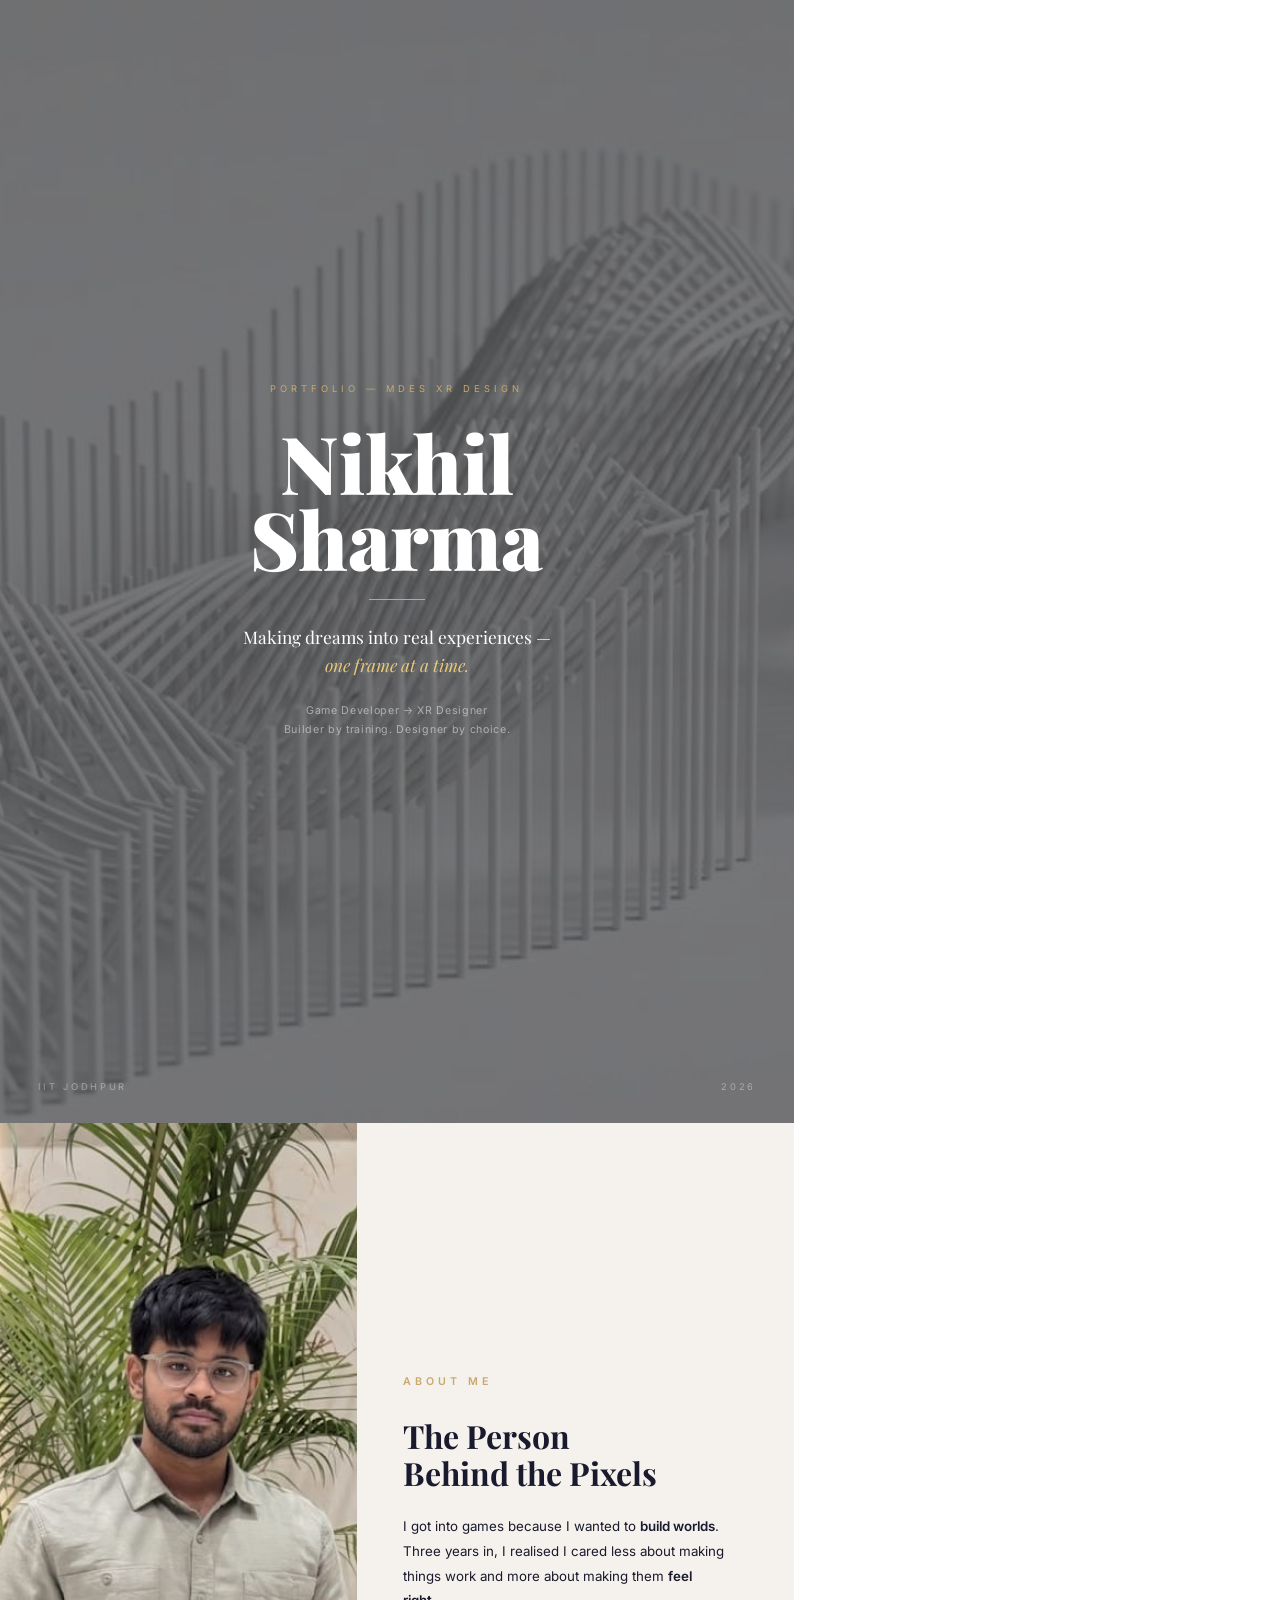
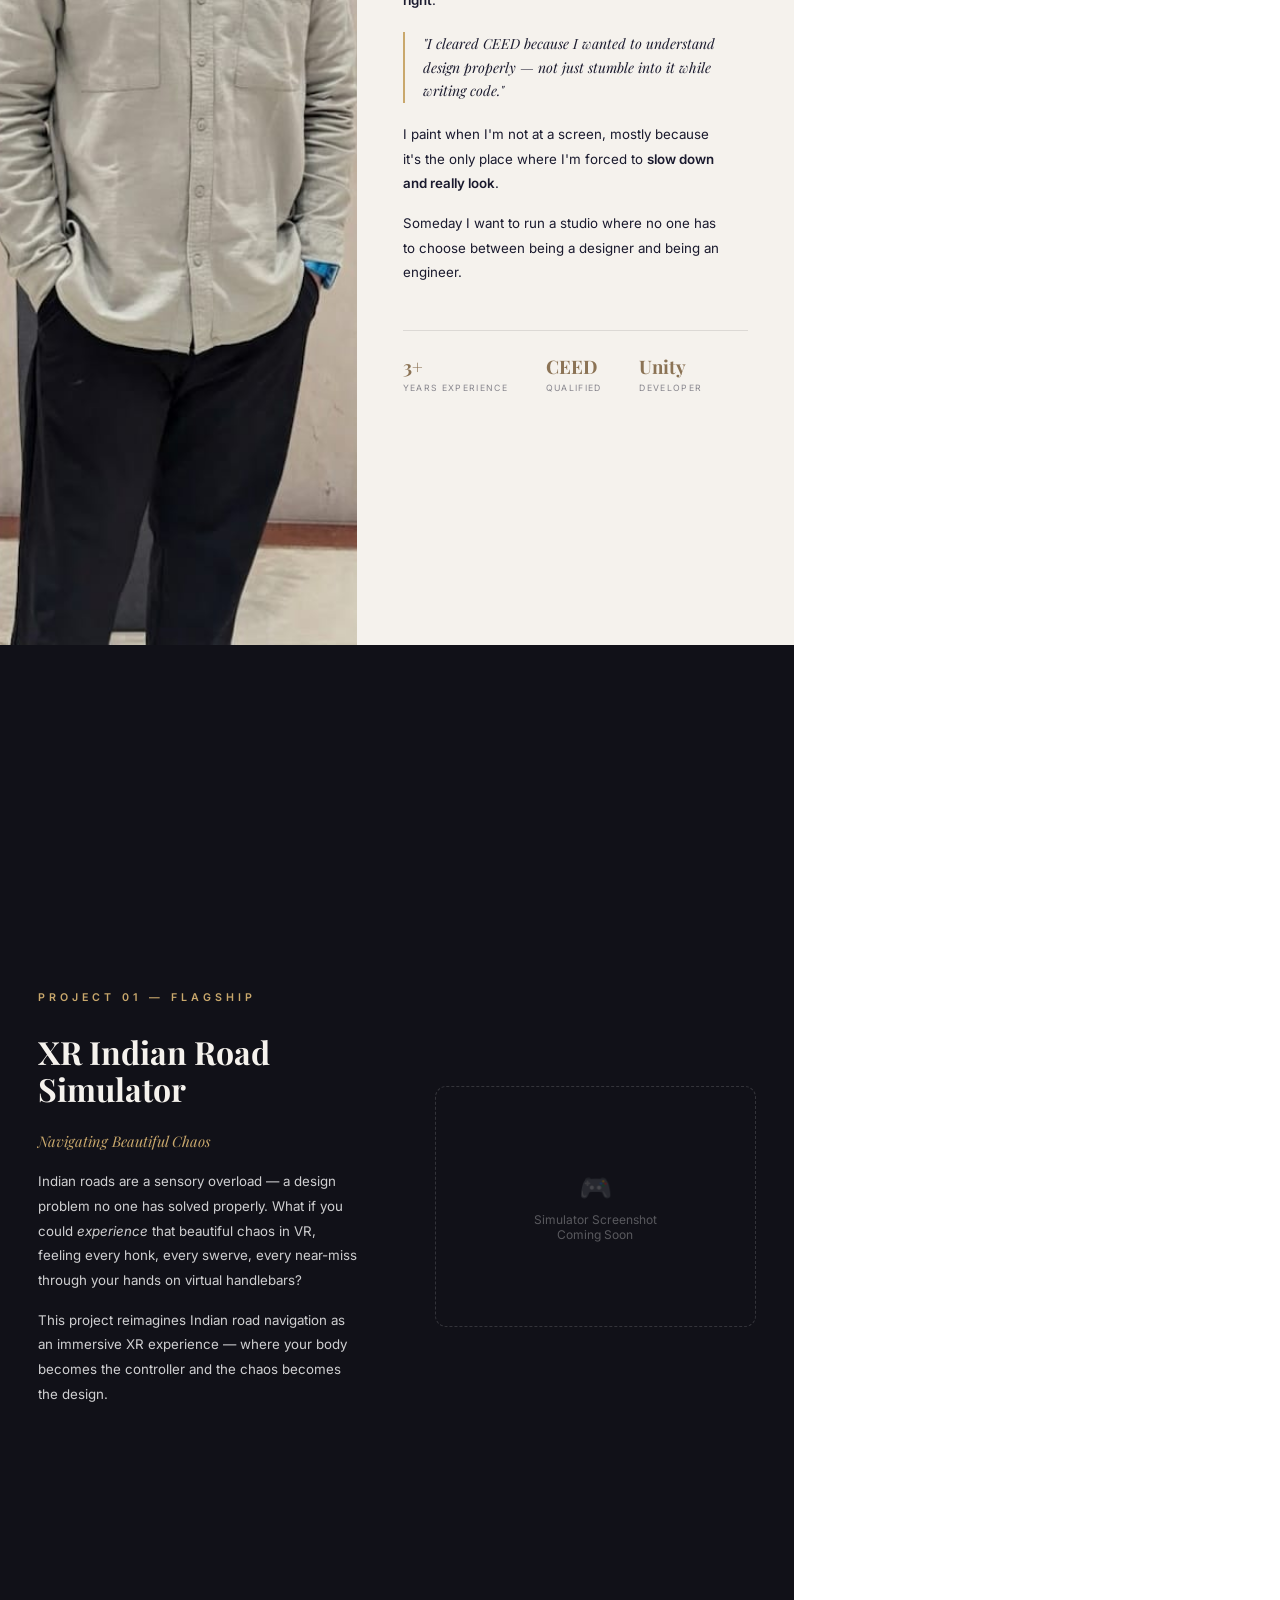
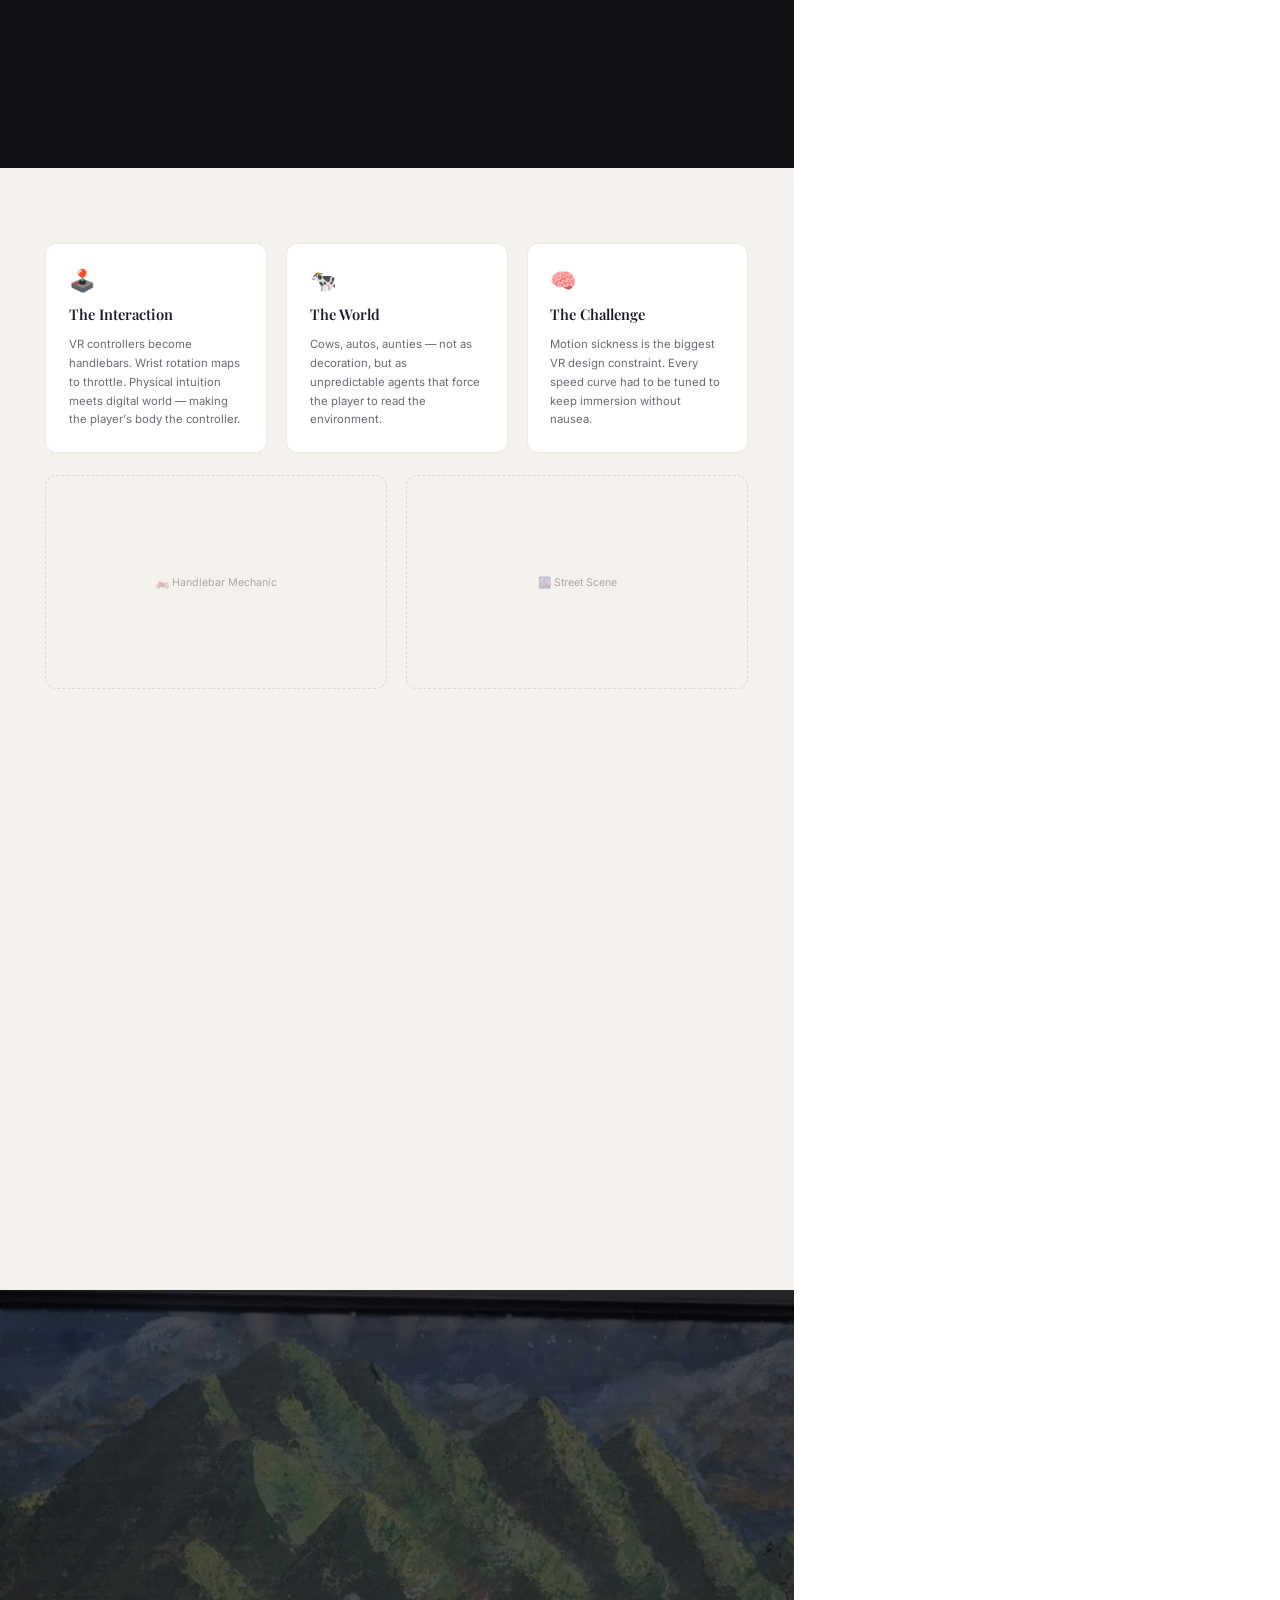
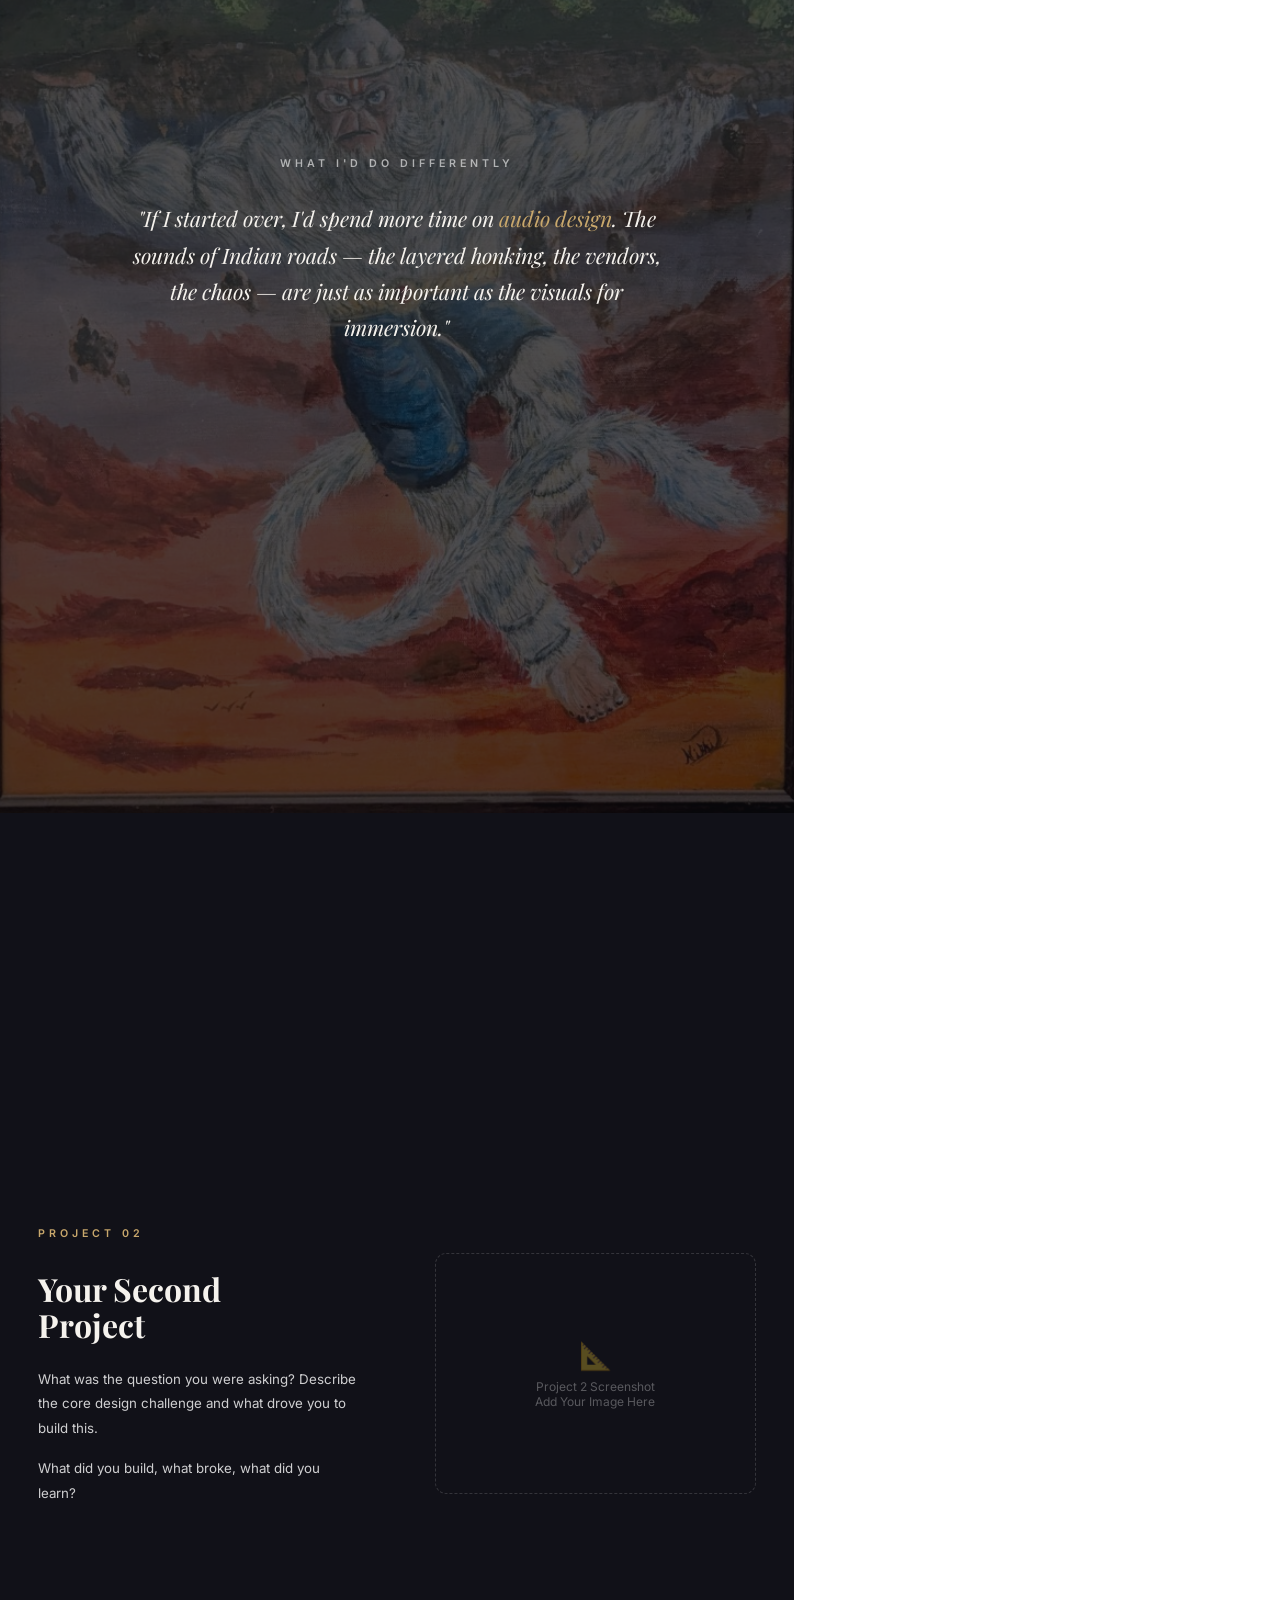
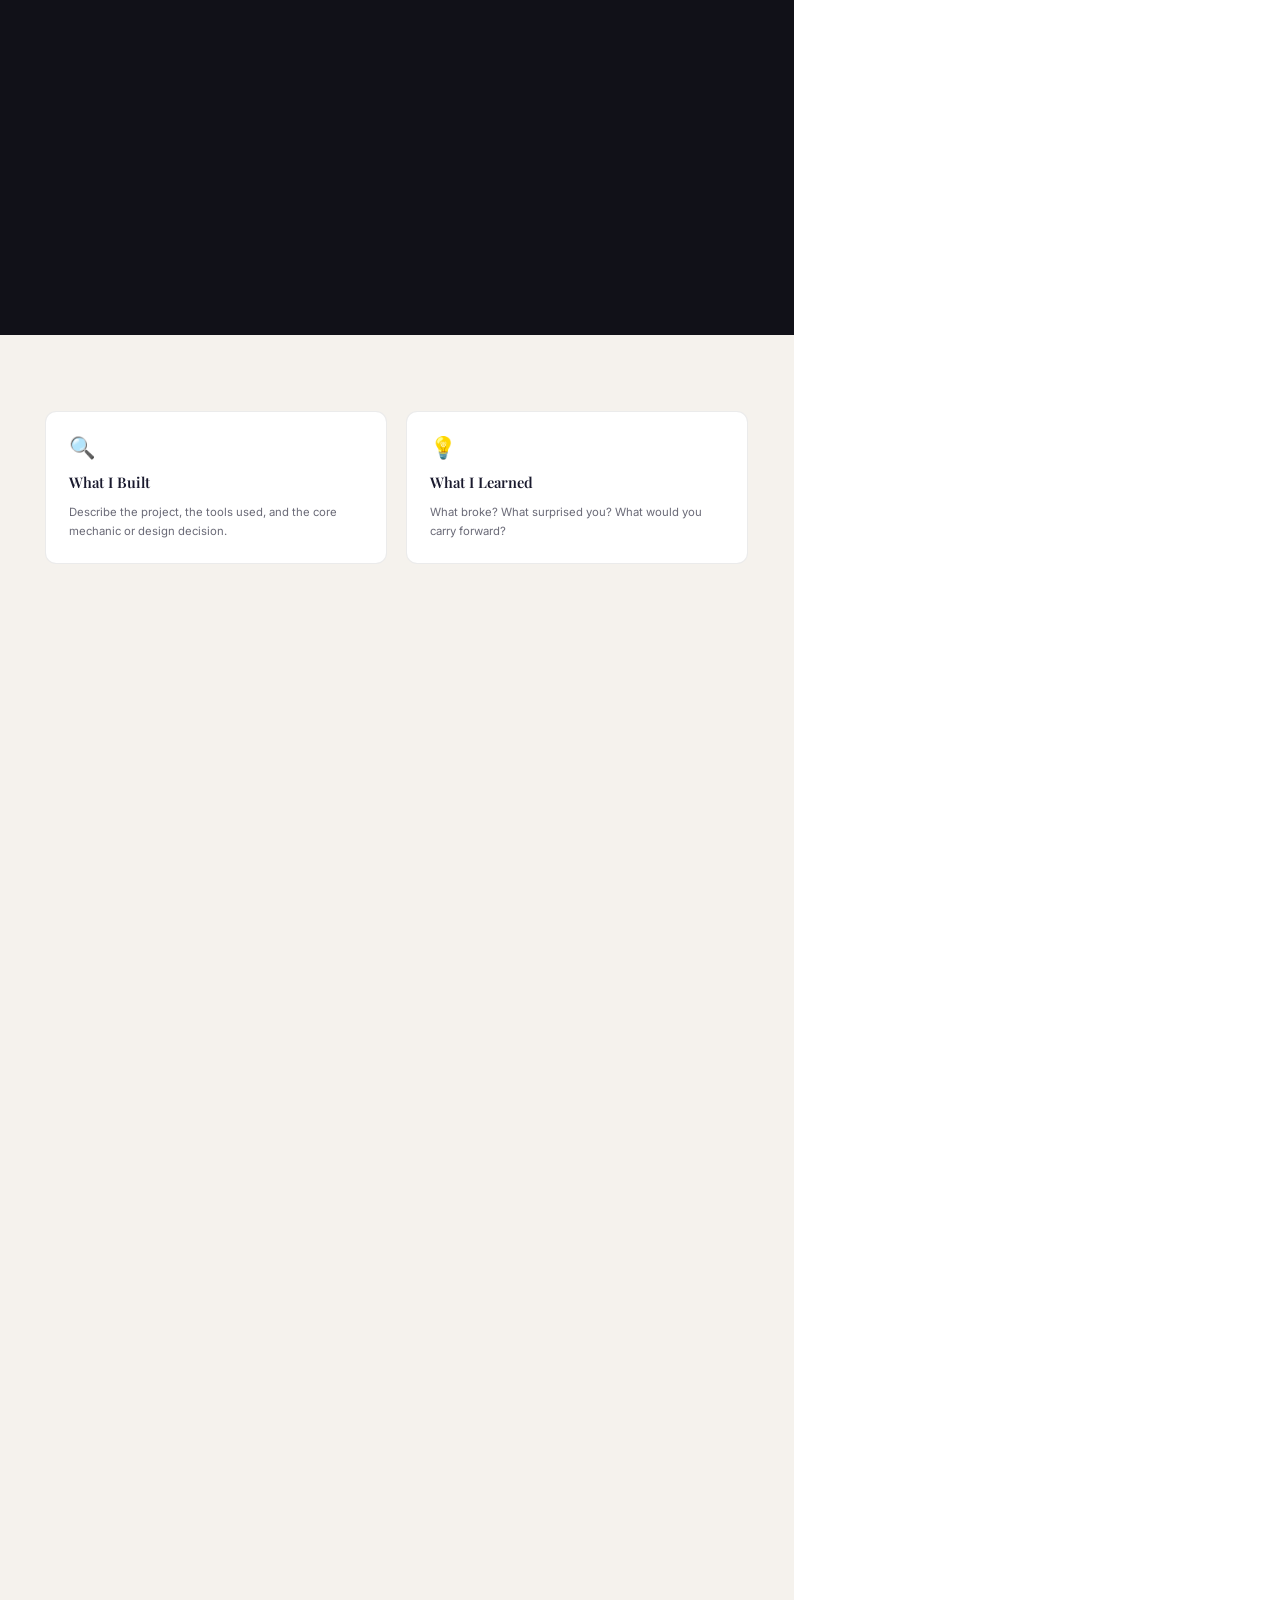
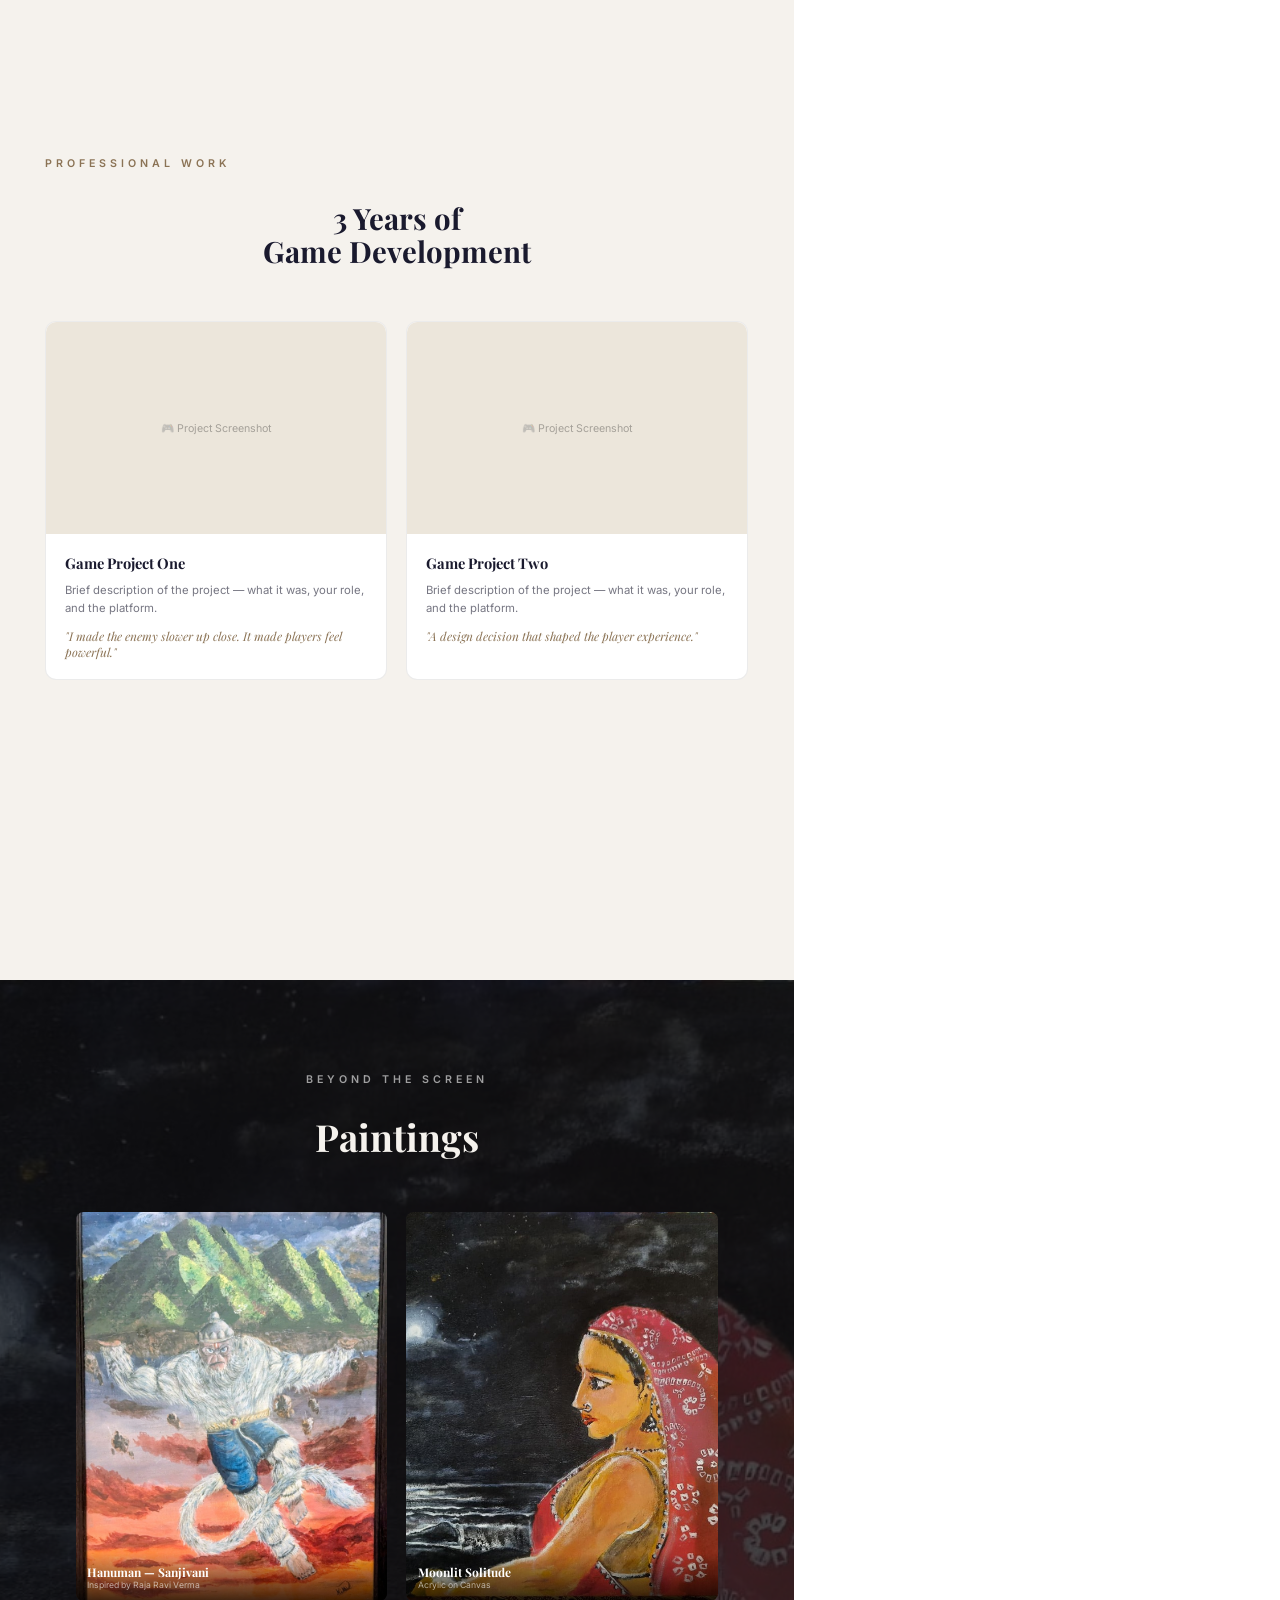
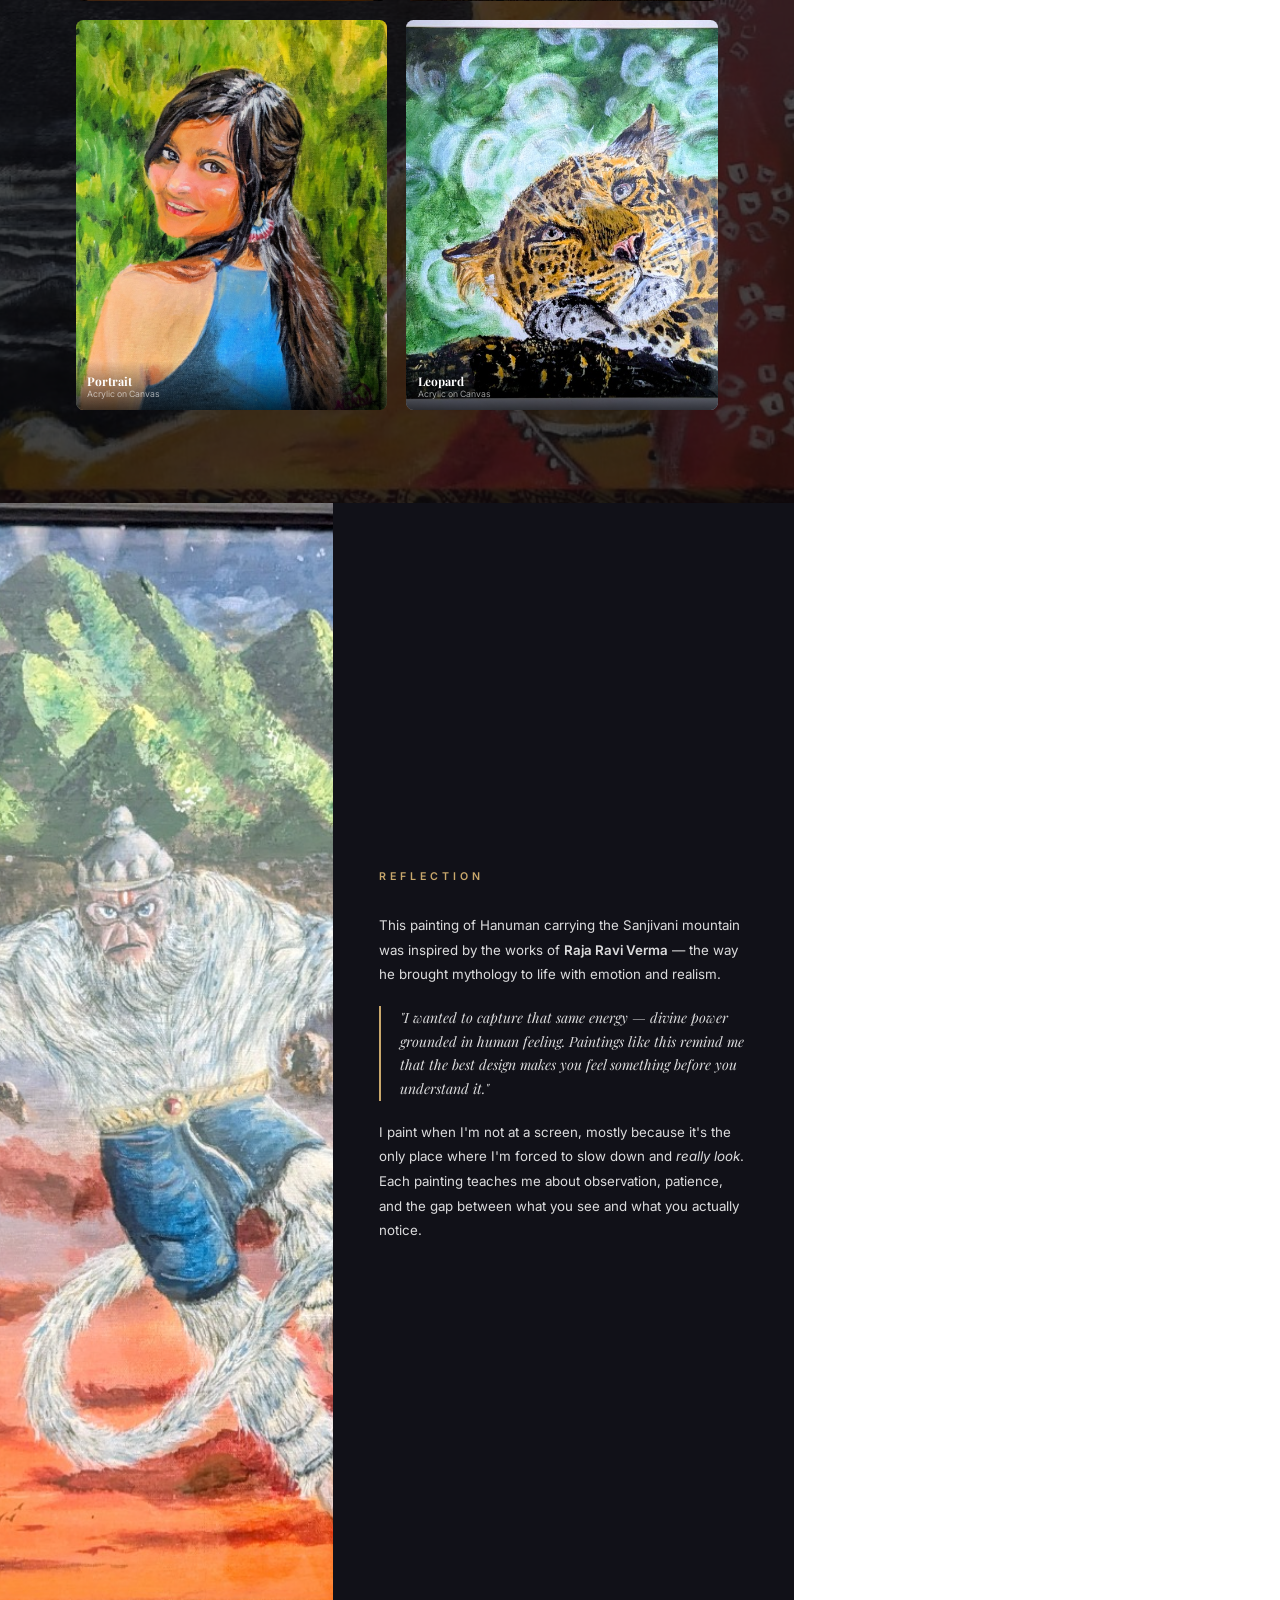
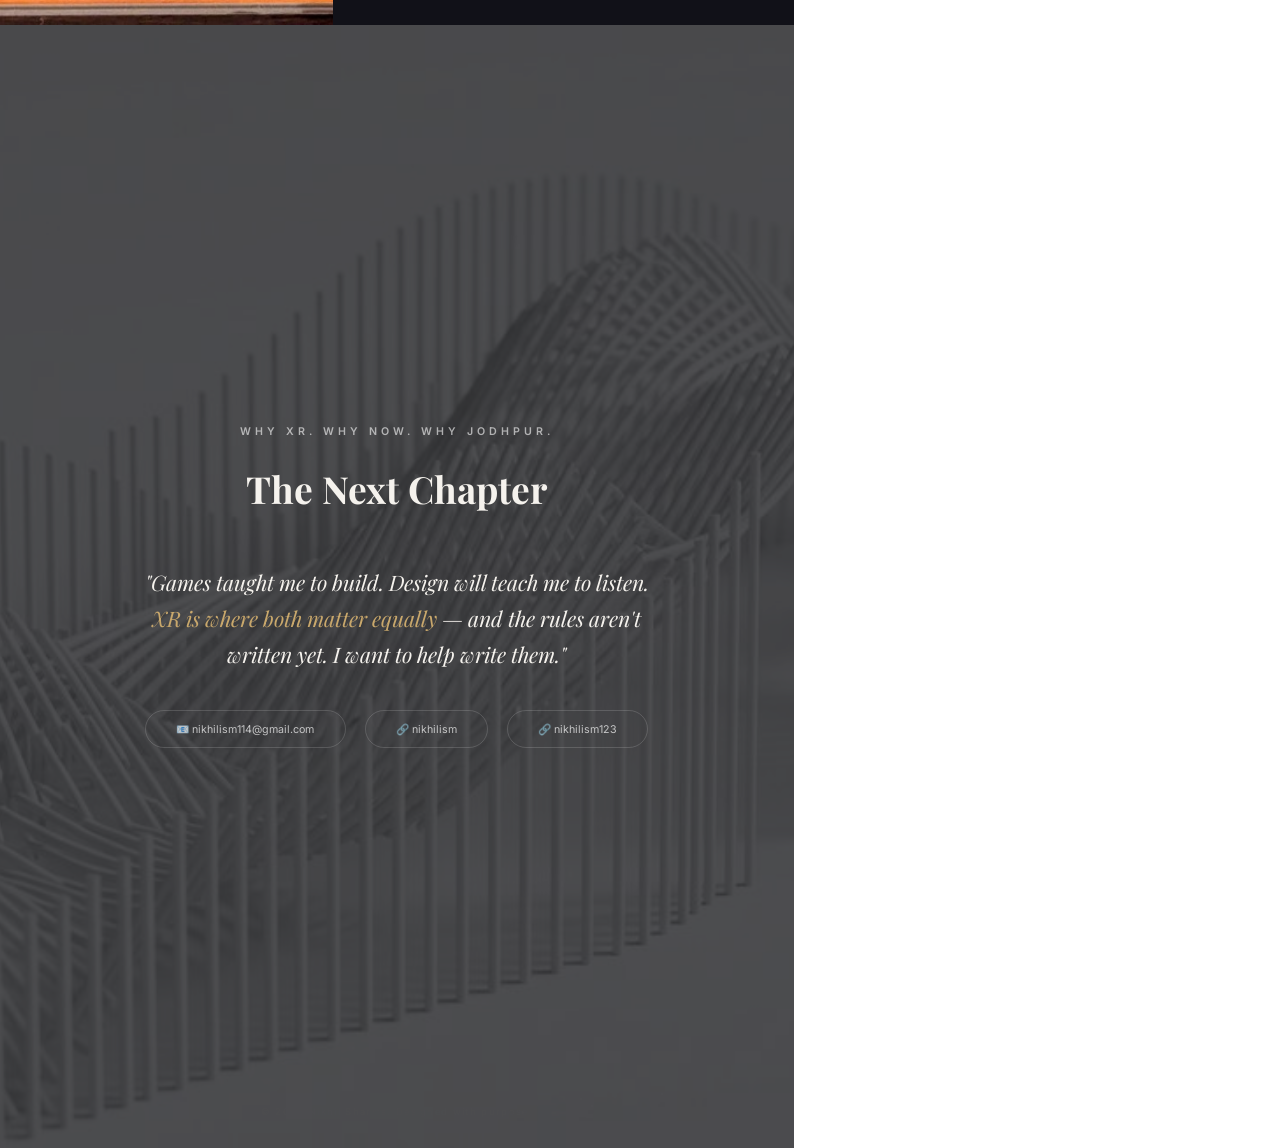
<file: portfolio_print.html>
<!DOCTYPE html>
<html lang="en">
<head>
  <meta charset="UTF-8">
  <title>Nikhil Sharma — Portfolio PDF</title>
  <style>
    @import url('https://fonts.googleapis.com/css2?family=Playfair+Display:ital,wght@0,400;0,500;0,600;0,700;0,800;0,900;1,400;1,500&family=Inter:wght@300;400;500;600&display=swap');

    @page {
      size: A4 portrait;
      margin: 0;
    }

    * { margin: 0; padding: 0; box-sizing: border-box; }

    body {
      font-family: 'Inter', sans-serif;
      -webkit-print-color-adjust: exact !important;
      print-color-adjust: exact !important;
      color: #1a1a2e;
      background: white;
    }

    /* === PAGE TEMPLATE === */
    .pdf-page {
      width: 210mm;
      height: 297mm;
      position: relative;
      overflow: hidden;
      page-break-after: always;
      display: flex;
      flex-direction: column;
    }

    .pdf-page:last-child {
      page-break-after: auto;
    }

    /* BG + Overlay */
    .pdf-bg {
      position: absolute;
      inset: 0;
      background-size: cover;
      background-position: center;
      z-index: 0;
    }
    .pdf-overlay {
      position: absolute;
      inset: 0;
      background: rgba(10,10,15,0.55);
      z-index: 1;
    }
    .pdf-overlay-heavy {
      background: rgba(10,10,15,0.72);
    }

    .pdf-content {
      position: relative;
      z-index: 2;
      flex: 1;
      display: flex;
      flex-direction: column;
    }

    /* Typography */
    .serif { font-family: 'Playfair Display', Georgia, serif; }
    .label {
      font-size: 8pt;
      font-weight: 600;
      text-transform: uppercase;
      letter-spacing: 3pt;
      color: #c9a86c;
      margin-bottom: 8mm;
    }
    .title {
      font-family: 'Playfair Display', Georgia, serif;
      font-size: 28pt;
      font-weight: 700;
      line-height: 1.15;
      margin-bottom: 6mm;
    }
    .body-text {
      font-size: 10pt;
      line-height: 1.85;
      max-width: 85mm;
    }
    .body-text p { margin-bottom: 4mm; }
    .body-text strong { font-weight: 600; }
    .body-text blockquote {
      border-left: 2px solid #c9a86c;
      padding-left: 5mm;
      margin: 5mm 0;
      font-family: 'Playfair Display', serif;
      font-style: italic;
      font-size: 10.5pt;
      line-height: 1.7;
    }

    .accent { color: #c9a86c; }
    .text-white { color: #f5f2ed; }
    .text-muted { color: rgba(255,255,255,0.6); }

    /* === PAGE 1: COVER === */
    .page-cover {
      background: #0a0a0f;
      justify-content: center;
      align-items: center;
      text-align: center;
    }
    .cover-eyebrow {
      font-size: 7pt;
      letter-spacing: 3pt;
      text-transform: uppercase;
      color: #c9a86c;
      margin-bottom: 8mm;
    }
    .cover-name {
      font-family: 'Playfair Display', serif;
      font-size: 60pt;
      font-weight: 900;
      color: white;
      line-height: 0.95;
      margin-bottom: 6mm;
    }
    .cover-line {
      width: 15mm;
      height: 1.5px;
      background: #c9a86c;
      margin: 0 auto 6mm;
    }
    .cover-tagline {
      font-family: 'Playfair Display', serif;
      font-size: 13pt;
      color: white;
      line-height: 1.6;
    }
    .cover-tagline em { color: #e8c87a; }
    .cover-role {
      font-size: 8pt;
      color: rgba(255,255,255,0.5);
      margin-top: 6mm;
      line-height: 1.8;
      letter-spacing: 0.5pt;
    }
    .cover-footer {
      position: absolute;
      bottom: 8mm;
      left: 10mm;
      right: 10mm;
      display: flex;
      justify-content: space-between;
      font-size: 7pt;
      text-transform: uppercase;
      letter-spacing: 2pt;
      color: rgba(255,255,255,0.4);
      z-index: 2;
    }

    /* === PAGE 2: ABOUT === */
    .page-about {
      background: #f5f2ed;
      flex-direction: row;
    }
    .about-photo-col {
      width: 45%;
      overflow: hidden;
    }
    .about-photo-col img {
      width: 100%;
      height: 100%;
      object-fit: cover;
      object-position: top center;
    }
    .about-text-col {
      width: 55%;
      padding: 15mm 12mm;
      display: flex;
      flex-direction: column;
      justify-content: center;
    }
    .about-stats {
      display: flex;
      gap: 10mm;
      margin-top: 8mm;
      padding-top: 6mm;
      border-top: 1px solid rgba(0,0,0,0.1);
    }
    .stat-num {
      font-family: 'Playfair Display', serif;
      font-size: 14pt;
      font-weight: 700;
      color: #8b7355;
    }
    .stat-lbl {
      font-size: 6.5pt;
      text-transform: uppercase;
      letter-spacing: 1pt;
      color: rgba(26,26,46,0.5);
      margin-top: 1mm;
    }

    /* === PROJECT SPREAD === */
    .page-project {
      background: #111118;
      flex-direction: row;
    }
    .project-text {
      width: 50%;
      padding: 15mm 10mm;
      color: #f5f2ed;
      display: flex;
      flex-direction: column;
      justify-content: center;
    }
    .project-visual {
      width: 50%;
      display: flex;
      align-items: center;
      justify-content: center;
      padding: 10mm;
    }
    .placeholder-box {
      width: 100%;
      aspect-ratio: 4/3;
      border: 1px dashed rgba(255,255,255,0.15);
      border-radius: 3mm;
      display: flex;
      flex-direction: column;
      align-items: center;
      justify-content: center;
      color: rgba(255,255,255,0.3);
      font-size: 9pt;
      text-align: center;
      gap: 2mm;
    }
    .placeholder-box .icon { font-size: 20pt; }
    .subtitle {
      font-family: 'Playfair Display', serif;
      font-style: italic;
      font-size: 11pt;
      color: #c9a86c;
      margin-bottom: 5mm;
    }

    /* === DETAIL CARDS PAGE === */
    .page-cards {
      background: #f5f2ed;
      padding: 12mm;
    }
    .cards-grid {
      display: flex;
      gap: 5mm;
      margin-top: 8mm;
    }
    .detail-card {
      flex: 1;
      background: white;
      border: 1px solid rgba(0,0,0,0.08);
      border-radius: 3mm;
      padding: 6mm;
    }
    .detail-card .icon { font-size: 16pt; margin-bottom: 3mm; }
    .detail-card h3 {
      font-family: 'Playfair Display', serif;
      font-size: 11pt;
      font-weight: 600;
      margin-bottom: 3mm;
    }
    .detail-card p {
      font-size: 8.5pt;
      line-height: 1.65;
      color: rgba(26,26,46,0.65);
    }
    .screenshots-row {
      display: flex;
      gap: 5mm;
      margin-top: 6mm;
    }
    .screenshot-placeholder {
      flex: 1;
      aspect-ratio: 16/10;
      border: 1px dashed rgba(0,0,0,0.1);
      border-radius: 3mm;
      display: flex;
      align-items: center;
      justify-content: center;
      color: rgba(0,0,0,0.3);
      font-size: 8pt;
      text-align: center;
    }

    /* === QUOTE PAGE === */
    .page-quote {
      background: #0a0a0f;
      justify-content: center;
      align-items: center;
      text-align: center;
      padding: 20mm;
    }
    .giant-quote {
      font-family: 'Playfair Display', serif;
      font-size: 16pt;
      font-style: italic;
      line-height: 1.7;
      color: #f5f2ed;
      max-width: 140mm;
    }

    /* === GAME DEV === */
    .page-gamedev {
      background: #f5f2ed;
      padding: 12mm;
    }
    .gamedev-grid {
      display: flex;
      gap: 5mm;
      margin-top: 8mm;
    }
    .gamedev-card {
      flex: 1;
      background: white;
      border: 1px solid rgba(0,0,0,0.08);
      border-radius: 3mm;
      overflow: hidden;
    }
    .gamedev-img {
      aspect-ratio: 16/10;
      background: #ece6db;
      display: flex;
      align-items: center;
      justify-content: center;
      font-size: 8pt;
      color: rgba(0,0,0,0.3);
    }
    .gamedev-body {
      padding: 5mm;
    }
    .gamedev-body h3 {
      font-family: 'Playfair Display', serif;
      font-size: 11pt;
      margin-bottom: 2mm;
    }
    .gamedev-body p {
      font-size: 8.5pt;
      line-height: 1.6;
      color: rgba(26,26,46,0.6);
    }
    .gamedev-body .dq {
      font-family: 'Playfair Display', serif;
      font-style: italic;
      font-size: 9pt;
      color: #8b7355;
      margin-top: 3mm;
    }

    /* === PAINTINGS === */
    .page-paintings {
      background: #0a0a0f;
      padding: 12mm;
      justify-content: center;
      align-items: center;
    }
    .paintings-grid {
      display: grid;
      grid-template-columns: 1fr 1fr;
      gap: 5mm;
      max-width: 170mm;
      margin-top: 8mm;
    }
    .painting-cell {
      border-radius: 2mm;
      overflow: hidden;
      position: relative;
    }
    .painting-cell img {
      width: 100%;
      aspect-ratio: 4/5;
      object-fit: cover;
      display: block;
    }
    .painting-cell .caption {
      position: absolute;
      bottom: 0; left: 0; right: 0;
      padding: 3mm;
      background: linear-gradient(transparent, rgba(0,0,0,0.75));
    }
    .painting-cell .caption h4 {
      font-family: 'Playfair Display', serif;
      font-size: 9pt;
      color: white;
    }
    .painting-cell .caption p {
      font-size: 6.5pt;
      color: rgba(255,255,255,0.6);
    }

    /* === REFLECTION === */
    .page-reflection {
      background: #111118;
      flex-direction: row;
    }
    .refl-img {
      width: 42%;
      overflow: hidden;
    }
    .refl-img img {
      width: 100%;
      height: 100%;
      object-fit: cover;
    }
    .refl-text {
      width: 58%;
      padding: 15mm 12mm;
      color: #f5f2ed;
      display: flex;
      flex-direction: column;
      justify-content: center;
    }

    /* === CLOSING === */
    .page-closing {
      background: #0a0a0f;
      justify-content: center;
      align-items: center;
      text-align: center;
      padding: 20mm;
    }
    .contact-row {
      display: flex;
      gap: 5mm;
      justify-content: center;
      margin-top: 10mm;
    }
    .contact-item {
      border: 1px solid rgba(255,255,255,0.15);
      border-radius: 20mm;
      padding: 3mm 8mm;
      font-size: 8pt;
      color: rgba(255,255,255,0.7);
    }
    .closing-footer {
      position: absolute;
      bottom: 8mm;
      font-size: 7pt;
      color: rgba(255,255,255,0.3);
      letter-spacing: 1pt;
    }
  </style>
</head>
<body>

  <!-- PAGE 1: COVER -->
  <div class="pdf-page page-cover">
    <div class="pdf-bg" style="background-image: url('assets/hero_bg.png');"></div>
    <div class="pdf-overlay"></div>
    <div class="pdf-content" style="justify-content: center; align-items: center; text-align: center;">
      <div class="cover-eyebrow">Portfolio — MDes XR Design</div>
      <div class="cover-name">Nikhil<br>Sharma</div>
      <div class="cover-line"></div>
      <div class="cover-tagline">Making dreams into real experiences —<br><em>one frame at a time.</em></div>
      <div class="cover-role">Game Developer → XR Designer<br>Builder by training. Designer by choice.</div>
    </div>
    <div class="cover-footer">
      <span>IIT Jodhpur</span>
      <span>2026</span>
    </div>
  </div>

  <!-- PAGE 2: ABOUT ME -->
  <div class="pdf-page page-about" style="flex-direction: row;">
    <div class="about-photo-col">
      <img src="assets/nikhil_photo.jpg" alt="Nikhil Sharma">
    </div>
    <div class="about-text-col">
      <div class="label">About Me</div>
      <div class="title" style="font-size: 24pt;">The Person<br>Behind the Pixels</div>
      <div class="body-text">
        <p>I got into games because I wanted to <strong>build worlds</strong>. Three years in, I realised I cared less about making things work and more about making them <strong>feel right</strong>.</p>
        <blockquote>"I cleared CEED because I wanted to understand design properly — not just stumble into it while writing code."</blockquote>
        <p>I paint when I'm not at a screen, mostly because it's the only place where I'm forced to <strong>slow down and really look</strong>.</p>
        <p>Someday I want to run a studio where no one has to choose between being a designer and being an engineer.</p>
      </div>
      <div class="about-stats">
        <div><div class="stat-num">3+</div><div class="stat-lbl">Years Experience</div></div>
        <div><div class="stat-num">CEED</div><div class="stat-lbl">Qualified</div></div>
        <div><div class="stat-num">Unity</div><div class="stat-lbl">Developer</div></div>
      </div>
    </div>
  </div>

  <!-- PAGE 3: XR PROJECT — THE QUESTION -->
  <div class="pdf-page page-project" style="flex-direction: row;">
    <div class="project-text">
      <div class="label text-white" style="color: #c9a86c;">Project 01 — Flagship</div>
      <div class="title text-white" style="font-size: 24pt;">XR Indian Road<br>Simulator</div>
      <div class="subtitle">Navigating Beautiful Chaos</div>
      <div class="body-text text-white" style="color: rgba(255,255,255,0.8);">
        <p>Indian roads are a sensory overload — a design problem no one has solved properly. What if you could <em>experience</em> that beautiful chaos in VR, feeling every honk, every swerve, every near-miss through your hands on virtual handlebars?</p>
        <p>This project reimagines Indian road navigation as an immersive XR experience — where your body becomes the controller and the chaos becomes the design.</p>
      </div>
    </div>
    <div class="project-visual">
      <div class="placeholder-box">
        <div class="icon">🎮</div>
        <div>Simulator Screenshot<br>Coming Soon</div>
      </div>
    </div>
  </div>

  <!-- PAGE 4: XR PROJECT — DETAILS -->
  <div class="pdf-page page-cards">
    <div class="pdf-content">
      <div class="cards-grid">
        <div class="detail-card">
          <div class="icon">🕹️</div>
          <h3>The Interaction</h3>
          <p>VR controllers become handlebars. Wrist rotation maps to throttle. Physical intuition meets digital world — making the player's body the controller.</p>
        </div>
        <div class="detail-card">
          <div class="icon">🐄</div>
          <h3>The World</h3>
          <p>Cows, autos, aunties — not as decoration, but as unpredictable agents that force the player to read the environment.</p>
        </div>
        <div class="detail-card">
          <div class="icon">🧠</div>
          <h3>The Challenge</h3>
          <p>Motion sickness is the biggest VR design constraint. Every speed curve had to be tuned to keep immersion without nausea.</p>
        </div>
      </div>
      <div class="screenshots-row">
        <div class="screenshot-placeholder">🏍️ Handlebar Mechanic</div>
        <div class="screenshot-placeholder">🌆 Street Scene</div>
      </div>
    </div>
  </div>

  <!-- PAGE 5: XR PROJECT — REFLECTION -->
  <div class="pdf-page page-quote">
    <div class="pdf-bg" style="background-image: url('assets/paintings/painting1_hanuman.jpg');"></div>
    <div class="pdf-overlay pdf-overlay-heavy"></div>
    <div class="pdf-content" style="justify-content: center; align-items: center;">
      <div class="label" style="color: rgba(255,255,255,0.6);">What I'd Do Differently</div>
      <div class="giant-quote">
        "If I started over, I'd spend more time on <span class="accent">audio design</span>.
        The sounds of Indian roads — the layered honking, the vendors, the chaos —
        are just as important as the visuals for immersion."
      </div>
    </div>
  </div>

  <!-- PAGE 6: PROJECT 2 -->
  <div class="pdf-page page-project" style="flex-direction: row;">
    <div class="project-text">
      <div class="label" style="color: #c9a86c;">Project 02</div>
      <div class="title text-white" style="font-size: 24pt;">Your Second<br>Project</div>
      <div class="body-text" style="color: rgba(255,255,255,0.8);">
        <p>What was the question you were asking? Describe the core design challenge and what drove you to build this.</p>
        <p>What did you build, what broke, what did you learn?</p>
      </div>
    </div>
    <div class="project-visual">
      <div class="placeholder-box">
        <div class="icon">📐</div>
        <div>Project 2 Screenshot<br>Add Your Image Here</div>
      </div>
    </div>
  </div>

  <!-- PAGE 7: PROJECT 2 DETAIL -->
  <div class="pdf-page page-cards">
    <div class="pdf-content">
      <div class="cards-grid">
        <div class="detail-card" style="flex: 1;">
          <div class="icon">🔍</div>
          <h3>What I Built</h3>
          <p>Describe the project, the tools used, and the core mechanic or design decision.</p>
        </div>
        <div class="detail-card" style="flex: 1;">
          <div class="icon">💡</div>
          <h3>What I Learned</h3>
          <p>What broke? What surprised you? What would you carry forward?</p>
        </div>
      </div>
    </div>
  </div>

  <!-- PAGE 8: GAME DEV -->
  <div class="pdf-page page-gamedev">
    <div class="pdf-content" style="justify-content: center;">
      <div class="label" style="color: #8b7355;">Professional Work</div>
      <div class="title" style="font-size: 22pt; text-align: center;">3 Years of<br>Game Development</div>
      <div class="gamedev-grid">
        <div class="gamedev-card">
          <div class="gamedev-img">🎮 Project Screenshot</div>
          <div class="gamedev-body">
            <h3>Game Project One</h3>
            <p>Brief description of the project — what it was, your role, and the platform.</p>
            <div class="dq">"I made the enemy slower up close. It made players feel powerful."</div>
          </div>
        </div>
        <div class="gamedev-card">
          <div class="gamedev-img">🎮 Project Screenshot</div>
          <div class="gamedev-body">
            <h3>Game Project Two</h3>
            <p>Brief description of the project — what it was, your role, and the platform.</p>
            <div class="dq">"A design decision that shaped the player experience."</div>
          </div>
        </div>
      </div>
    </div>
  </div>

  <!-- PAGE 9: PAINTINGS GALLERY -->
  <div class="pdf-page page-paintings">
    <div class="pdf-bg" style="background-image: url('assets/paintings/painting4_moonlit.jpg');"></div>
    <div class="pdf-overlay pdf-overlay-heavy"></div>
    <div class="pdf-content" style="justify-content: center; align-items: center;">
      <div class="label" style="color: rgba(255,255,255,0.6);">Beyond The Screen</div>
      <div class="title text-white" style="text-align: center; font-size: 28pt;">Paintings</div>
      <div class="paintings-grid">
        <div class="painting-cell">
          <img src="assets/paintings/painting1_hanuman.jpg" alt="Hanuman">
          <div class="caption"><h4>Hanuman — Sanjivani</h4><p>Inspired by Raja Ravi Verma</p></div>
        </div>
        <div class="painting-cell">
          <img src="assets/paintings/painting4_moonlit.jpg" alt="Moonlit Solitude">
          <div class="caption"><h4>Moonlit Solitude</h4><p>Acrylic on Canvas</p></div>
        </div>
        <div class="painting-cell">
          <img src="assets/paintings/painting2_portrait.jpg" alt="Portrait">
          <div class="caption"><h4>Portrait</h4><p>Acrylic on Canvas</p></div>
        </div>
        <div class="painting-cell">
          <img src="assets/paintings/painting3_leopard.jpg" alt="Leopard">
          <div class="caption"><h4>Leopard</h4><p>Acrylic on Canvas</p></div>
        </div>
      </div>
    </div>
  </div>

  <!-- PAGE 10: PAINTING REFLECTION -->
  <div class="pdf-page page-reflection" style="flex-direction: row;">
    <div class="refl-img">
      <img src="assets/paintings/painting1_hanuman.jpg" alt="Hanuman painting">
    </div>
    <div class="refl-text">
      <div class="label" style="color: #c9a86c;">Reflection</div>
      <div class="body-text" style="color: rgba(255,255,255,0.85); max-width: 100%;">
        <p>This painting of Hanuman carrying the Sanjivani mountain was inspired by the works of <strong>Raja Ravi Verma</strong> — the way he brought mythology to life with emotion and realism.</p>
        <blockquote>"I wanted to capture that same energy — divine power grounded in human feeling. Paintings like this remind me that the best design makes you feel something before you understand it."</blockquote>
        <p>I paint when I'm not at a screen, mostly because it's the only place where I'm forced to slow down and <em>really look</em>. Each painting teaches me about observation, patience, and the gap between what you see and what you actually notice.</p>
      </div>
    </div>
  </div>

  <!-- PAGE 11: WHY XR / CONTACT -->
  <div class="pdf-page page-closing">
    <div class="pdf-bg" style="background-image: url('assets/hero_bg.png');"></div>
    <div class="pdf-overlay pdf-overlay-heavy"></div>
    <div class="pdf-content" style="justify-content: center; align-items: center; text-align: center;">
      <div class="label" style="color: rgba(255,255,255,0.6);">Why XR. Why Now. Why Jodhpur.</div>
      <div class="title text-white" style="text-align: center;">The Next Chapter</div>
      <div class="giant-quote" style="margin-top: 8mm;">
        "Games taught me to build. Design will teach me to listen.
        <span class="accent">XR is where both matter equally</span> —
        and the rules aren't written yet. I want to help write them."
      </div>
      <div class="contact-row">
        <div class="contact-item">📧 nikhilism114@gmail.com</div>
        <div class="contact-item">🔗 nikhilism</div>
        <div class="contact-item">🔗 nikhilism123</div>
      </div>
    </div>
    <div class="closing-footer">© 2026 Nikhil Sharma. Designed with purpose.</div>
  </div>

</body>
</html>
</file>
